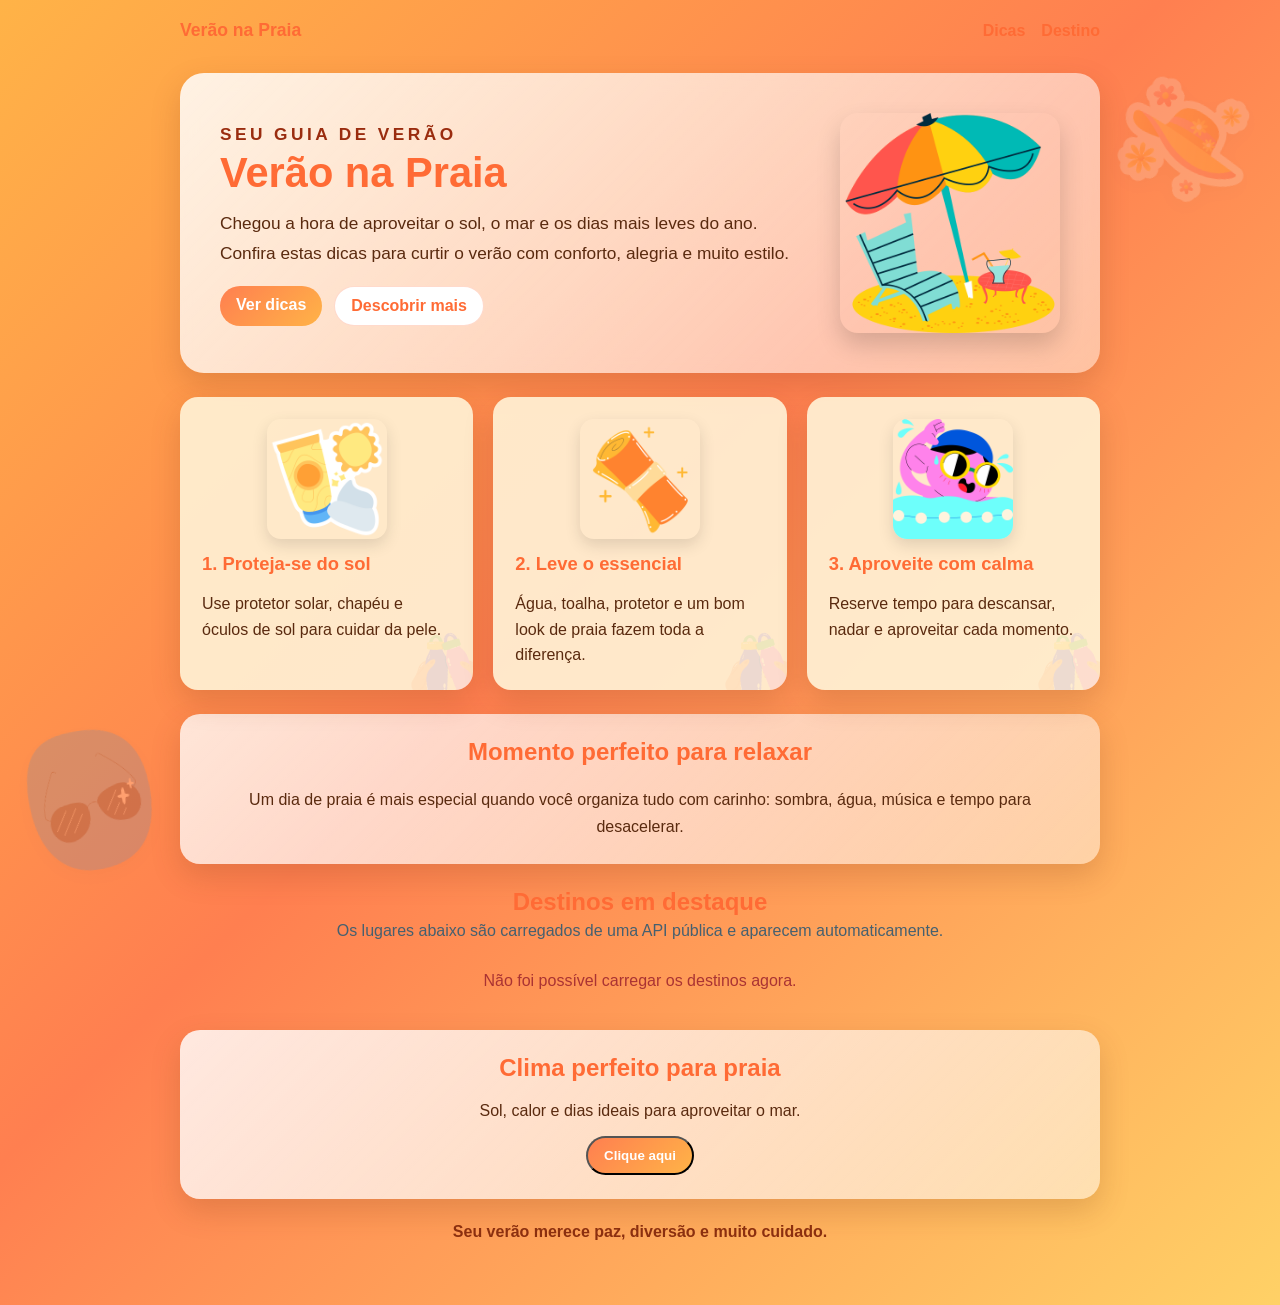
<file: index.html>
<!doctype html>
<html lang="pt-BR">
  <head>
    <meta charset="UTF-8" />
    <meta name="viewport" content="width=device-width, initial-scale=1.0" />
    <title>Verão na Praia</title>
    <link rel="stylesheet" href="css/styles.css" />
  </head>
  <body>
    <header class="topbar">
      <a href="#" class="brand">Verão na Praia</a>
      <nav class="nav-links">
        <a href="#dicas">Dicas</a>
        <a href="#destinos">Destino</a>
      </nav>
    </header>

    <main class="page">
      <section class="hero">
        <div class="hero-content">
          <div>
            <p class="eyebrow">Seu guia de verão</p>
            <h1>Verão na Praia</h1>
            <p>
              Chegou a hora de aproveitar o sol, o mar e os dias mais leves do
              ano. Confira estas dicas para curtir o verão com conforto, alegria
              e muito estilo.
            </p>
            <div class="buttons">
              <a href="#dicas" class="btn btn-primary">Ver dicas</a>
              <a href="#destinos" class="btn btn-secondary">Descobrir mais</a>
            </div>
          </div>
          <img
            class="hero-image"
            src="css/imagens/beach.png"
            alt="Praia ensolarada"
          />
        </div>
      </section>

      <section id="dicas" class="tips">
        <article class="card">
          <img src="css/imagens/protetor-solar.png" alt="Protetor solar" />
          <h2>1. Proteja-se do sol</h2>
          <p>Use protetor solar, chapéu e óculos de sol para cuidar da pele.</p>
        </article>

        <article class="card">
          <img src="css/imagens/toalha.png" alt="Toalha de praia" />
          <h2>2. Leve o essencial</h2>
          <p>
            Água, toalha, protetor e um bom look de praia fazem toda a
            diferença.
          </p>
        </article>

        <article class="card">
          <img src="css/imagens/nadar.png" alt="Pessoa nadando" />
          <h2>3. Aproveite com calma</h2>
          <p>Reserve tempo para descansar, nadar e aproveitar cada momento.</p>
        </article>
      </section>

      <section id="destinos" class="highlight">
        <h2>Momento perfeito para relaxar</h2>
        <p>
          Um dia de praia é mais especial quando você organiza tudo com carinho:
          sombra, água, música e tempo para desacelerar.
        </p>
      </section>

      <section class="api-section" aria-live="polite">
        <div class="section-title">
          <h2>Destinos em destaque</h2>
          <p>
            Os lugares abaixo são carregados de uma API pública e aparecem
            automaticamente.
          </p>
        </div>
        <div id="destinos-api" class="api-grid">
          <p class="api-loading">Carregando destinos...</p>
        </div>
      </section>

      <section class="weather-card">
        <h2>Clima perfeito para praia</h2>
        <p>Sol, calor e dias ideais para aproveitar o mar.</p>
        <button
          class="btn btn-primary"
          type="button"
          onclick="this.innerText = 'Preparado para o verão!'"
        >
          Clique aqui
        </button>
      </section>

      <footer class="footer">
        <p>Seu verão merece paz, diversão e muito cuidado.</p>
      </footer>
    </main>

    <script>
      async function carregarDestinos() {
        const container = document.getElementById("destinos-api");

        try {
          const resposta = await fetch(
            "https://restcountries.com/v3.1/all?fields=name,capital,flags",
          );
          const dados = await resposta.json();

          const destinos = dados
            .filter((pais) => pais.capital && pais.capital.length)
            .slice(0, 6)
            .map((pais) => ({
              nome: pais.name.common,
              capital: pais.capital[0],
              bandeira: pais.flags?.png || "",
            }));

          container.innerHTML = destinos
            .map(
              (destino) => `
                <article class="api-card">
                  <img src="${destino.bandeira}" alt="Bandeira de ${destino.nome}" />
                  <h3>${destino.nome}</h3>
                  <p>Capital: ${destino.capital}</p>
                </article>
              `,
            )
            .join("");
        } catch (erro) {
          container.innerHTML =
            '<p class="api-error">Não foi possível carregar os destinos agora.</p>';
        }
      }

      carregarDestinos();
    </script>
  </body>
</html>
</file>
<file: css/styles.css>
:root {
  color-scheme: light;
  --sky: #ff9f1c;
  --sea: #ff6b35;
  --sand: #ffd166;
  --text: #5a2a0f;
  --card: #fff3d8e6;
  --shadow: 0 12px 30px rgba(122, 54, 18, 0.2);
}

* {
  box-sizing: border-box;
}

body {
  margin: 0;
  font-family: Arial, Helvetica, sans-serif;
  color: var(--text);
  background: linear-gradient(135deg, #ffb347 0%, #ff7f50 45%, #ffd166 100%);
  min-height: 100vh;
  position: relative;
  overflow-x: hidden;
  scroll-behavior: smooth;
}

.topbar {
  display: flex;
  justify-content: space-between;
  align-items: center;
  max-width: 960px;
  margin: 0 auto;
  padding: 20px 20px 0;
}

.brand {
  color: var(--sea);
  font-weight: 700;
  font-size: 1.1rem;
  text-decoration: none;
}

.nav-links {
  display: flex;
  gap: 16px;
}

.nav-links a {
  color: var(--sea);
  text-decoration: none;
  font-weight: 600;
}

body::before,
body::after {
  content: "";
  position: fixed;
  width: 140px;
  height: 140px;
  opacity: 0.18;
  pointer-events: none;
  z-index: 0;
  background-repeat: no-repeat;
  background-size: contain;
  background-position: center;
  filter: drop-shadow(0 6px 10px rgba(0, 0, 0, 0.12));
}

body::before {
  top: 70px;
  right: 25px;
  background-image: url("imagens/chapeu-de-pamela.png");
  transform: rotate(10deg);
}

body::after {
  bottom: 30px;
  left: 20px;
  background-image: url("imagens/oculos-de-sol.png");
  transform: rotate(-8deg);
}

.page {
  position: relative;
  z-index: 1;
}

.page {
  max-width: 960px;
  margin: 0 auto;
  padding: 32px 20px 48px;
}

.hero {
  background: linear-gradient(135deg, rgba(255,255,255,0.85), rgba(255,255,255,0.45));
  border-radius: 24px;
  padding: 40px;
  box-shadow: var(--shadow);
  backdrop-filter: blur(8px);
  animation: fadeUp 0.7s ease both;
}

.hero-content {
  display: flex;
  align-items: center;
  justify-content: space-between;
  gap: 24px;
}

.eyebrow {
  margin: 0 0 8px;
  font-size: 0.9rem;
  font-weight: bold;
  text-transform: uppercase;
  letter-spacing: 0.2em;
  color: #9a2c0f;
}

.hero h1 {
  margin: 0 0 12px;
  font-size: 2.6rem;
  color: var(--sea);
}

.hero p {
  margin: 0;
  font-size: 1.08rem;
  line-height: 1.7;
}

.hero-image {
  width: 220px;
  height: auto;
  border-radius: 18px;
  box-shadow: 0 12px 24px rgba(0, 0, 0, 0.16);
}

.buttons {
  display: flex;
  flex-wrap: wrap;
  gap: 12px;
  margin-top: 18px;
}

.btn {
  display: inline-block;
  padding: 10px 16px;
  border-radius: 999px;
  text-decoration: none;
  font-weight: 700;
}

.btn-primary {
  background: linear-gradient(135deg, #ff7f50, #ffb347);
  color: white;
}

.btn-secondary {
  background: white;
  color: var(--sea);
  border: 1px solid rgba(255, 107, 53, 0.25);
}

.tips {
  display: grid;
  grid-template-columns: repeat(auto-fit, minmax(220px, 1fr));
  gap: 20px;
  margin-top: 24px;
}

.card {
  background: var(--card);
  border-radius: 18px;
  padding: 22px;
  box-shadow: var(--shadow);
  position: relative;
  overflow: hidden;
  transition: transform 0.2s ease, box-shadow 0.2s ease;
}

.card:hover {
  transform: translateY(-4px);
  box-shadow: 0 16px 36px rgba(15, 23, 42, 0.2);
}

.card::before {
  content: "";
  position: absolute;
  inset: auto -16px -18px auto;
  width: 84px;
  height: 84px;
  background-image: url("imagens/garrafa-de-agua.png");
  background-size: contain;
  background-repeat: no-repeat;
  opacity: 0.12;
  pointer-events: none;
  transform: rotate(-10deg);
}

.card img {
  display: block;
  width: 100%;
  max-width: 120px;
  height: auto;
  margin: 0 auto 14px;
  border-radius: 14px;
  box-shadow: 0 6px 16px rgba(0, 0, 0, 0.12);
}

.card h2 {
  margin-top: 0;
  color: var(--sea);
  font-size: 1.15rem;
}

.card p {
  margin-bottom: 0;
  line-height: 1.6;
}

.highlight {
  margin-top: 24px;
  background: linear-gradient(135deg, rgba(255,255,255,0.78), rgba(255,255,255,0.45));
  border-radius: 20px;
  padding: 24px 28px;
  text-align: center;
  box-shadow: var(--shadow);
}

.highlight h2 {
  margin-top: 0;
  color: var(--sea);
}

.highlight p {
  margin-bottom: 0;
  line-height: 1.7;
}

.api-section {
  margin-top: 24px;
}

.section-title {
  text-align: center;
  margin-bottom: 16px;
}

.section-title h2 {
  margin: 0 0 6px;
  color: var(--sea);
}

.section-title p {
  margin: 0;
  color: #456070;
}

.api-grid {
  display: grid;
  grid-template-columns: repeat(auto-fit, minmax(180px, 1fr));
  gap: 16px;
}

.api-card {
  background: rgba(255, 255, 255, 0.85);
  border-radius: 16px;
  padding: 16px;
  box-shadow: var(--shadow);
  text-align: center;
  transition: transform 0.2s ease, box-shadow 0.2s ease;
}

.api-card:hover {
  transform: translateY(-3px);
  box-shadow: 0 14px 28px rgba(15, 23, 42, 0.16);
}

.api-card img {
  width: 100%;
  max-height: 90px;
  object-fit: cover;
  border-radius: 10px;
  margin-bottom: 10px;
}

.api-card h3 {
  margin: 0 0 6px;
  color: var(--sea);
  font-size: 1rem;
}

.api-card p {
  margin: 0;
  color: #456070;
}

.api-loading,
.api-error {
  text-align: center;
  color: #456070;
  grid-column: 1 / -1;
}

.api-error {
  color: #a33;
}

.weather-card {
  margin-top: 24px;
  background: linear-gradient(135deg, rgba(255,255,255,0.82), rgba(255,255,255,0.5));
  border-radius: 20px;
  padding: 24px;
  text-align: center;
  box-shadow: var(--shadow);
}

.weather-card h2 {
  margin-top: 0;
  color: var(--sea);
}

.weather-card p {
  margin-bottom: 16px;
}

.footer {
  margin-top: 24px;
  text-align: center;
  color: #8b2f0f;
  font-weight: bold;
}

@media (max-width: 700px) {
  .topbar {
    flex-direction: column;
    gap: 8px;
  }

  .hero-content {
    flex-direction: column;
    text-align: center;
  }

  .hero-image {
    width: 100%;
    max-width: 260px;
  }

  .buttons {
    justify-content: center;
  }
}

@keyframes fadeUp {
  from {
    opacity: 0;
    transform: translateY(20px);
  }
  to {
    opacity: 1;
    transform: translateY(0);
  }
}
</file>
